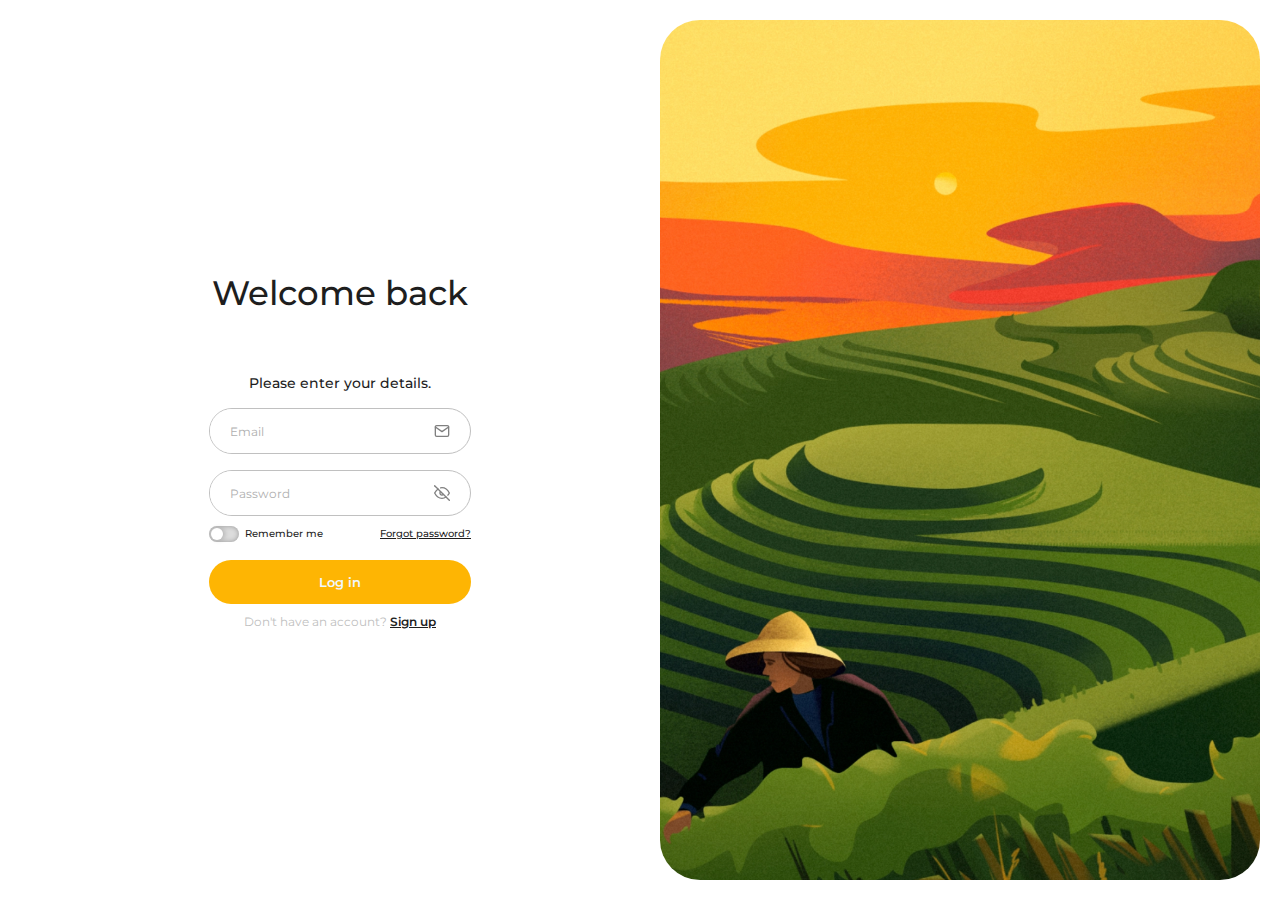
<file: index.html>
<!DOCTYPE html>
<html lang="en">

<head>
  <meta charset="UTF-8">
  <meta http-equiv="X-UA-Compatible" content="IE=edge">
  <meta name="viewport" content="width=device-width, initial-scale=1.0">
  <!-- <script src="jquery-3.6.0.min.js"></script> -->
  <script src="https://ajax.googleapis.com/ajax/libs/jquery/3.6.0/jquery.min.js"></script>
  <link rel="stylesheet" href="/styles/css/style.css">
  <title>Login</title>
</head>

<body>
  <main class="container">
    <!-- Left section -->
    <section class="signin">
      <h1>Welcome back</h1>
      <div>
        <p>Please enter your details.</p>
        <!-- Form -->
        <form>
          <div>
            <input type="email" name="user_mail" id="user_mail" placeholder="Email">
            <img src="/styles/img/icons/mail.svg" alt="">
          </div>
          <div>
            <input type="password" class="password" name="user_password" id="user_password" placeholder="Password">
            <img class="showpassword" src="/styles/img/icons/eye-off.svg" alt="">
          </div>
        </form>
        <!-- Checkbox & forgot password -->
        <div class="checkbox">
          <div class="toggle-pill-color">
            <input type="checkbox" id="pill3" name="check">
            <label for="pill3"></label>
            <p>Remember me</p>
          </div>
          <a class="switch_to_forgot" href="/pages/recover-password.html">Forgot password?</a>
        </div>
        <!-- Log in button -->
        <button>Log in</button>
        <p class="newAccount">Don't have an account? <a href="/pages/signup.html" class="switch_to_signup">Sign up</a>
        </p>
      </div>
    </section>
    <!-- Right section -->
    <section class="background">
    </section>
  </main>

  <script src="/styles/js/myscript.js"></script>
</body>

</html>
</file>
<file: styles/css/style.css>
@import url("https://fonts.googleapis.com/css2?family=Montserrat:wght@100;200;300;400;500;600;700;800;900&family=Poppins:wght@100;200;300;400;500;600;700;800;900&display=swap");

* {
  margin: 0;
  padding: 0;
  box-sizing: border-box;
  color: rgb(30, 30, 30);
  font-family: "Montserrat", sans-serif;
}
body {
  display: flex;
  justify-content: center;
}
.container {
  max-width: 1600px;
  width: 100%;
  display: flex;
  justify-content: space-between;
  padding: 20px;
  height: 100vh;
  text-align: center;
}
.container section:first-child {
  display: flex;
  flex-direction: column;
  justify-content: center;
  margin: auto;
}

.container section:first-child h1 {
  margin-bottom: 60px;
}

.container section:first-child div p:first-child {
  font-size: 14px;
  font-weight: 500;
}
.newAccount {
  color: #c0c0c0;
  font-size: 12px;
  margin-top: 10px;
}
.newAccount a {
  font-weight: 600;
}
h1 {
  font-size: 34px;
  font-weight: 500;
}

form div {
  border: 1.5px solid #c0c0c0;
  border-radius: 50px;
  margin: 16px 0;
  overflow: hidden;
  display: flex;
  justify-content: space-between;
  padding-right: 20px;
}
form div img {
  width: 16px;
  cursor: pointer;
}
input {
  border: none;
  padding: 14px 20px;
  outline: none;
  width: 100%;
}
input::placeholder {
  font-size: 12px;
  color: #afafaf;
}

section .checkbox {
  font-size: 10px;
  font-weight: 500;
  display: flex;
  justify-content: space-between;
  align-items: center;
  margin-bottom: 18px;
  margin-top: -6px;
}
.checkbox div {
  display: flex;
  align-items: center;
}
button {
  width: 100%;
  background-color: #feb503;
  padding: 14px;
  outline: none;
  border: none;
  border-radius: 50px;
  font-weight: 600;
  color: aliceblue;
  cursor: pointer;
}
button:hover {
  background-color: #fe6123;
}

button:active {
  background-color: #b64540;
}
.background {
  background-image: url("/styles/img/background02.png");
  width: 600px;
  /* height: 90vh; */
  background-position: center;
  background-repeat: no-repeat;
  background-size: cover;
  border-radius: 40px;
}

/* toggle-pill-color */
.toggle-pill-color input[type="checkbox"] {
  display: none;
}
.toggle-pill-color input[type="checkbox"] + label {
  display: block;
  position: relative;
  width: 3em;
  height: 1.6em;
  border-radius: 1em;
  margin-right: 6px;
  background: #dcdcdc;
  box-shadow: inset 0px 0px 5px rgba(0, 0, 0, 0.3);
  cursor: pointer;
  -webkit-user-select: none;
  -moz-user-select: none;
  -ms-user-select: none;
  -webkit-transition: background 0.1s ease-in-out;
  transition: background 0.1s ease-in-out;
}
.toggle-pill-color input[type="checkbox"] + label:before {
  content: "";
  display: block;
  width: 1.2em;
  height: 1.2em;
  border-radius: 1em;
  background: #fff;
  box-shadow: 2px 0px 5px rgba(0, 0, 0, 0.2);
  position: absolute;
  left: 0.2em;
  top: 0.2em;
  -webkit-transition: all 0.2s ease-in-out;
  transition: all 0.2s ease-in-out;
}
.toggle-pill-color input[type="checkbox"]:checked + label {
  background: #47cf73;
}
.toggle-pill-color input[type="checkbox"]:checked + label:before {
  box-shadow: -2px 0px 5px rgba(0, 0, 0, 0.2);
  left: 1.6em;
}
/* toggle-pill-color end */

/* MEDIA QUERY */
@media (max-width: 1000px) {
  .background {
    /* background: none; */
    display: none;
  }
  .container {
    background-image: url("/styles/img/background02.png");
    /* width: 600px; */
    /* height: 90vh; */
    background-position: center;
    background-repeat: no-repeat;
    background-size: cover;
    border-radius: 40px;
    padding: 0;
    height: 100%;
  }
  body {
    padding: 20px;
    height: 100vh;
  }
  .container section:first-child {
    background-color: white;
    padding: 40px 80px;
    border-radius: 20px;
  }
}
@media (max-width: 520px) {
  body {
    padding: 0;
    height: 100vh;
  }
  .container {
    border-radius: 0;
  }
  .container section:first-child {
    padding: 8% 16%;
  }
}
</file>
